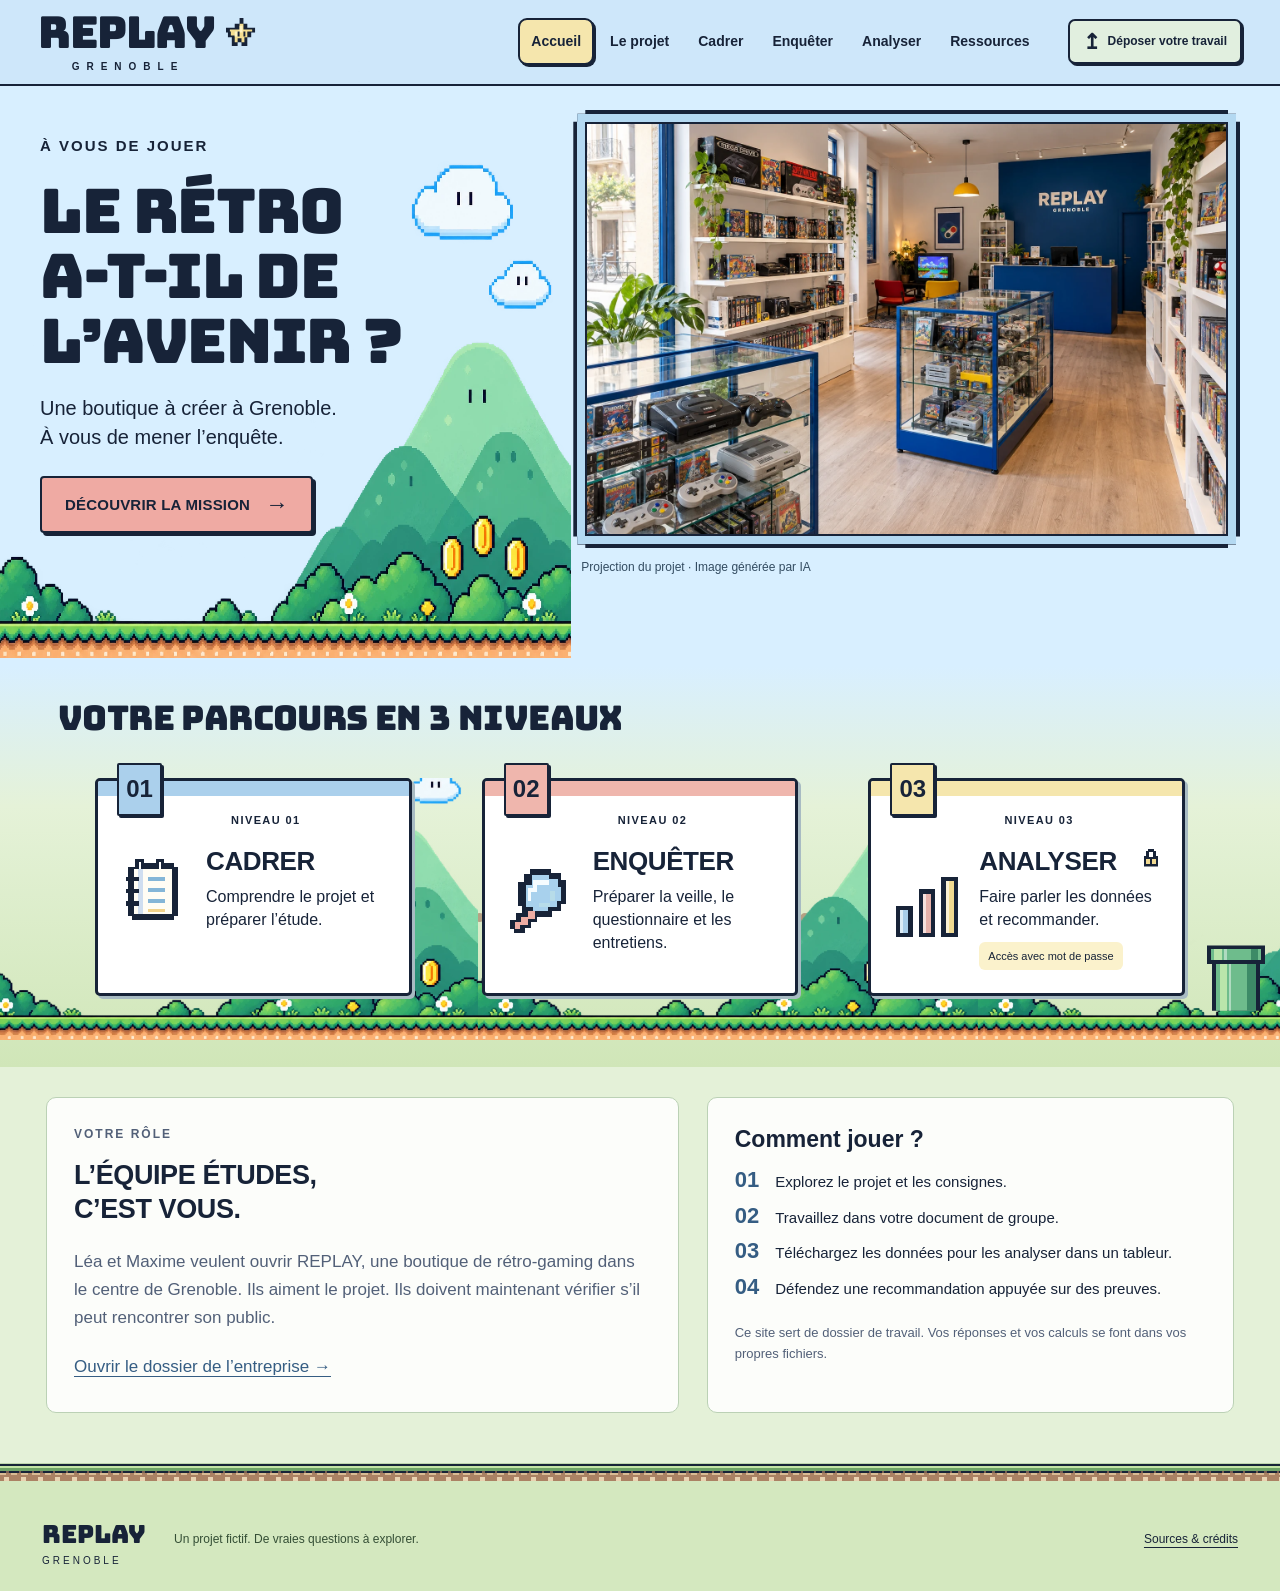
<file: index.html>
<!doctype html>
<html lang="fr"><head><meta charset="utf-8"><meta name="viewport" content="width=device-width,initial-scale=1"><title>REPLAY Grenoble — Le TD</title><script>location.replace('docs/'+location.search+location.hash);</script><meta http-equiv="refresh" content="0;url=docs/"></head><body><p><a href="docs/">Ouvrir le TD REPLAY Grenoble</a></p></body></html>
</file>
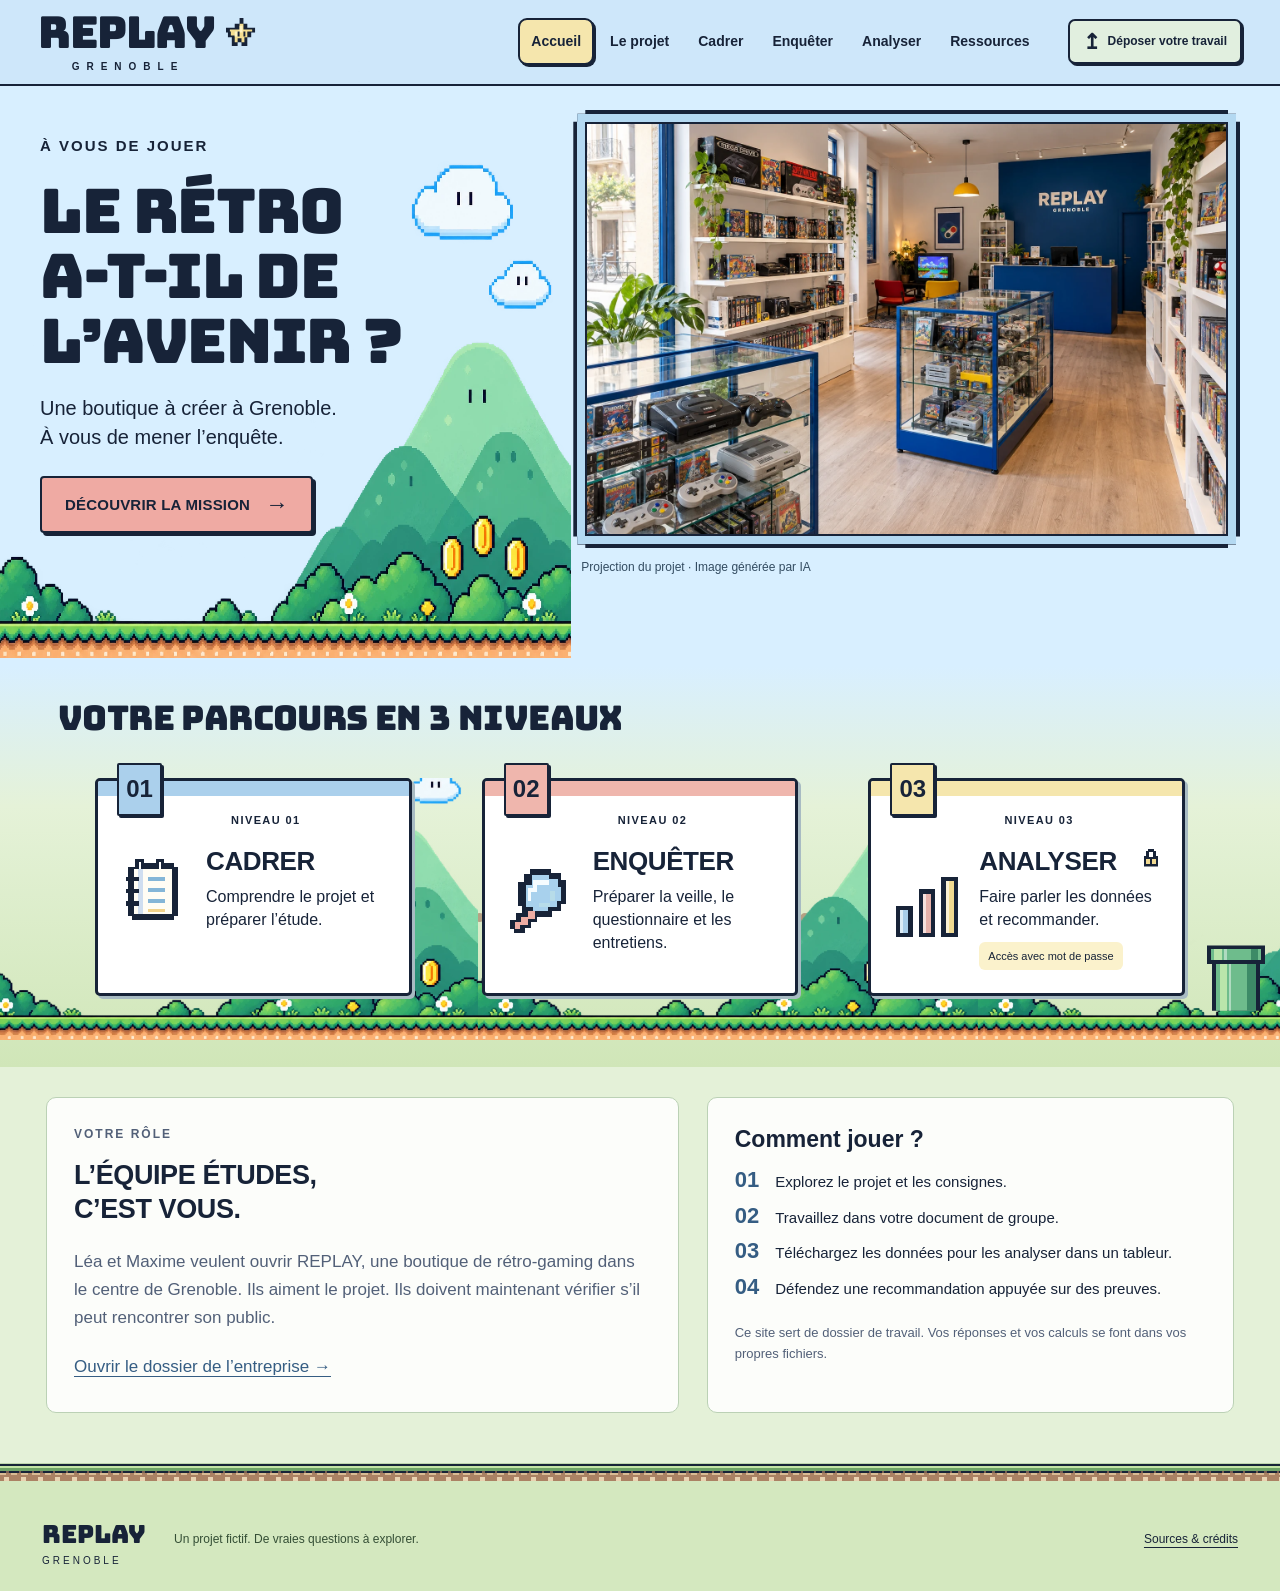
<file: docs/index.html>
<!doctype html>
<html lang="fr">
<head>
  <meta charset="utf-8">
  <meta name="viewport" content="width=device-width, initial-scale=1">
  <meta name="theme-color" content="#d9edfc">
  <meta name="description" content="Menez l’étude de marché de REPLAY, un projet de boutique de rétro-gaming à Grenoble. Un cas pédagogique à explorer, de la demande à la recommandation.">
  <title>REPLAY Grenoble — À vous de mener l’enquête</title>
  <link rel="icon" type="image/svg+xml" href="assets/favicon.svg">
  <link rel="preload" href="assets/bungee.ttf" as="font" type="font/ttf" crossorigin>
  <link rel="stylesheet" href="styles.css?v=proposition-1">
  <link rel="stylesheet" href="snes.css?v=proposition-1">
  <link rel="stylesheet" href="refinements.css?v=proposition-1">
  <script src="gate.js?v=analyse-simple-20261020" defer></script>
  <script src="app.js?v=sans-forms-20261020" defer></script>
</head>
<body>
  <a class="skip" href="#contenu">Aller au contenu</a>
  <header class="header">
    <div class="header-inner">
      <a class="brand" href="#accueil" aria-label="REPLAY Grenoble, accueil"><span>REPLAY<svg class="brand-star" viewBox="0 0 32 32" aria-hidden="true"><use href="assets/snes-sprites.svg#star" width="32" height="32"></use></svg></span><small>GRENOBLE</small></a>
      <button class="menu-toggle" type="button" aria-expanded="false" aria-controls="navigation">MENU <span aria-hidden="true">☰</span></button>
      <nav id="navigation" aria-label="Navigation principale">
        <a href="#accueil">Accueil</a><a href="#projet">Le projet</a><a href="#cadrer">Cadrer</a><a href="#enqueter">Enquêter</a><a href="#analyser">Analyser</a><a href="#ressources">Ressources</a>
      </nav>
      <a class="submit-work" href="https://drive.google.com/drive/folders/1A_5VUebGba4HRaJrLTFUsoocaRMujkW7?usp=sharing" target="_blank" rel="noopener noreferrer"><span aria-hidden="true">↥</span> Déposer votre travail<span class="sr-only"> (nouvel onglet)</span></a>
    </div>
  </header>
  <main id="contenu" tabindex="-1"></main>
  <footer class="footer"><div class="footer-inner"><a class="footer-logo" href="#accueil">REPLAY <span>GRENOBLE</span></a><p>Un projet fictif. De vraies questions à explorer.</p><a href="#credits">Sources & crédits</a><span class="checker" aria-hidden="true"></span></div></footer>
  <noscript><p>Activez JavaScript pour parcourir les pages du TD. Le niveau 3 et ses documents nécessitent le déverrouillage par mot de passe.</p></noscript>
</body>
</html>
</file>
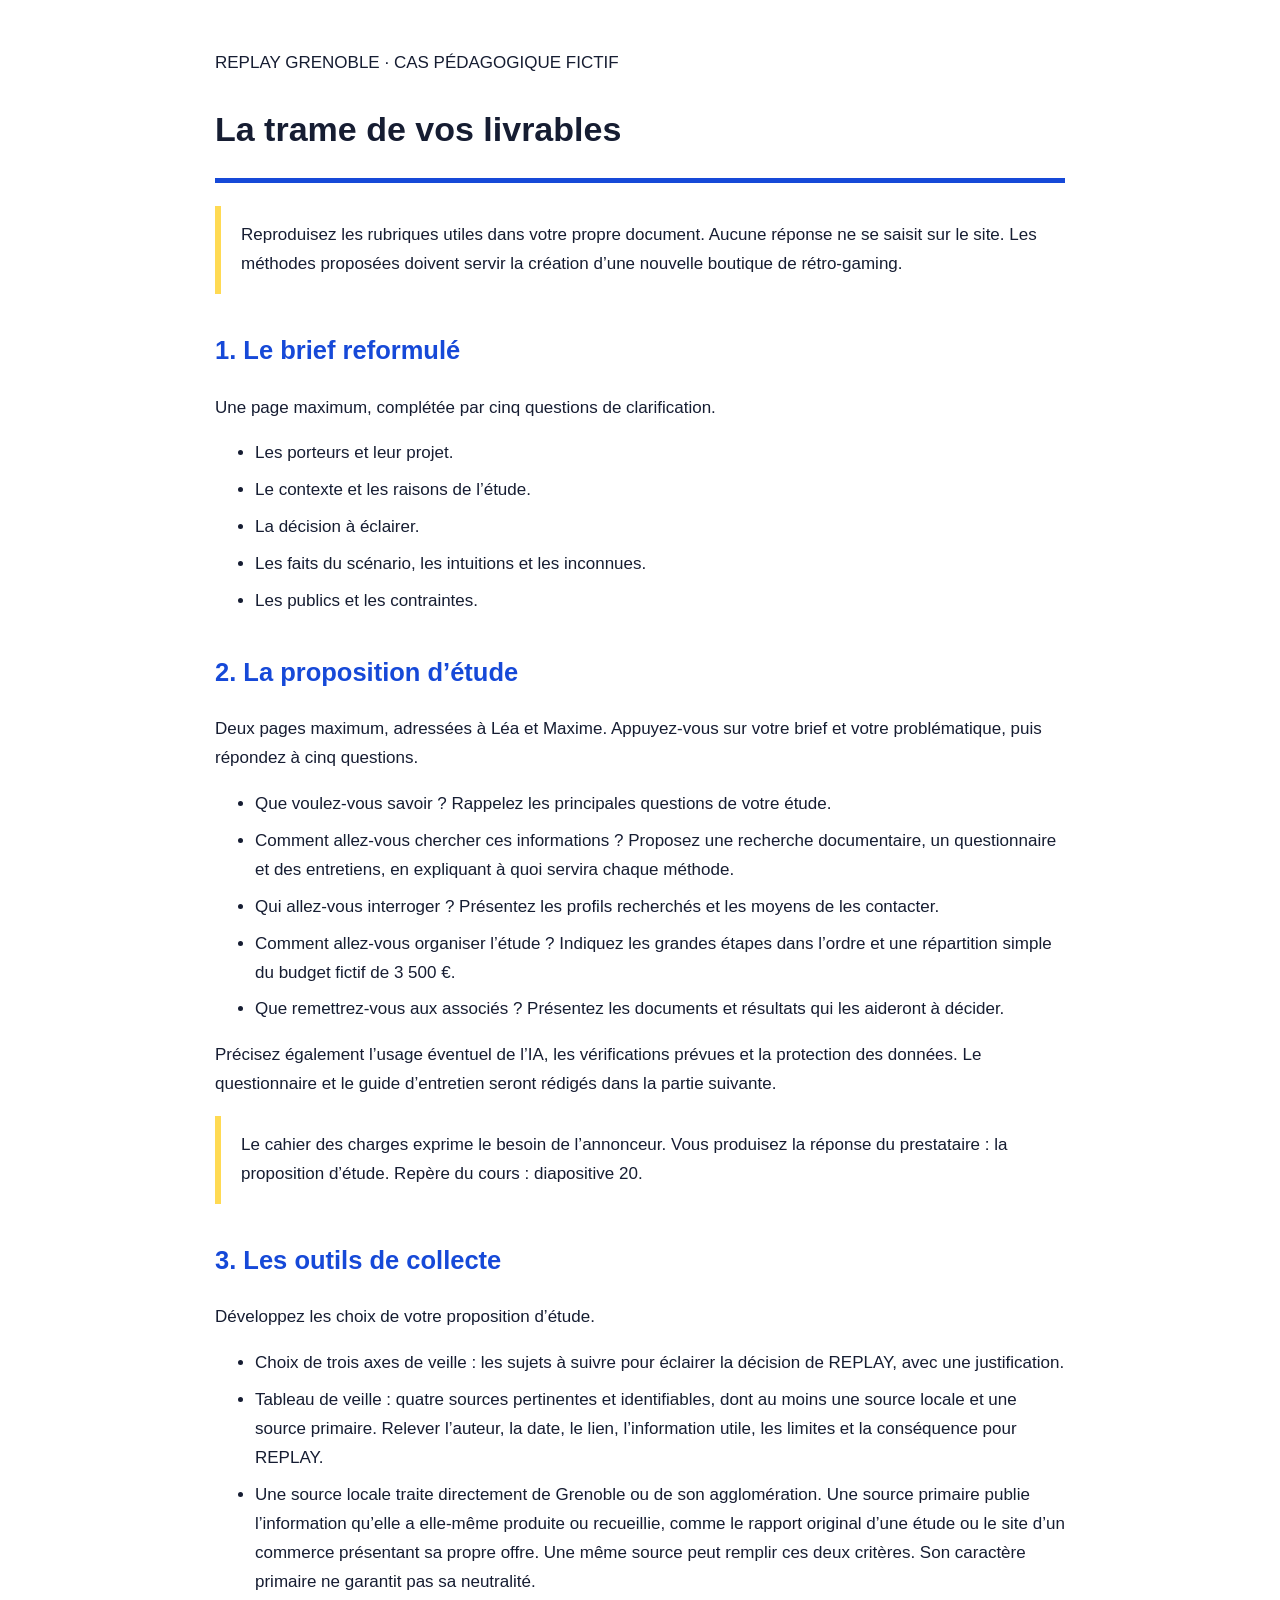
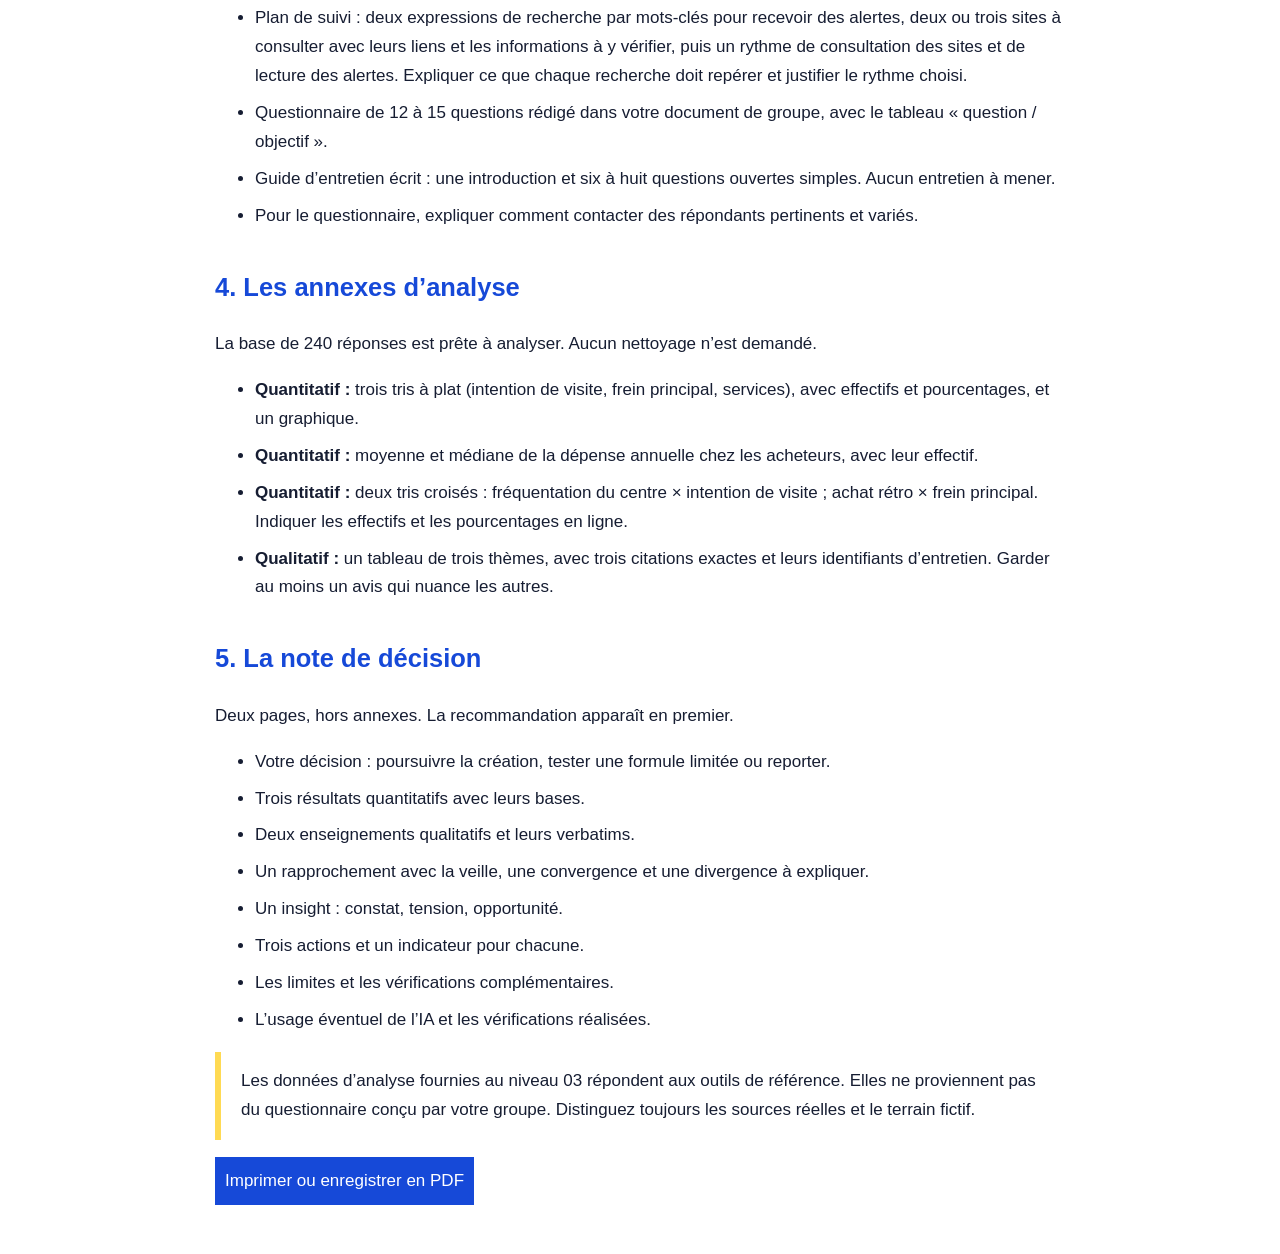
<file: docs/downloads/cadre-livrables.html>
<!doctype html><html lang="fr"><meta charset="utf-8"><meta name="viewport" content="width=device-width,initial-scale=1"><title>REPLAY — Trame des livrables</title><style>body{font:17px/1.7 Arial,sans-serif;color:#161d32;max-width:850px;padding:32px 24px;margin:auto;background:white}h1{border-bottom:5px solid #1649d8;padding-bottom:20px}h2{color:#1649d8;margin-top:35px}li{margin:8px 0}aside{border-left:6px solid #ffda53;padding:15px 20px}button{font:inherit;padding:10px;background:#1649d8;color:white;border:0;cursor:pointer}@media print{button{display:none}}</style><body><p>REPLAY GRENOBLE · CAS PÉDAGOGIQUE FICTIF</p><h1>La trame de vos livrables</h1><aside>Reproduisez les rubriques utiles dans votre propre document. Aucune réponse ne se saisit sur le site. Les méthodes proposées doivent servir la création d’une nouvelle boutique de rétro-gaming.</aside><h2>1. Le brief reformulé</h2><p>Une page maximum, complétée par cinq questions de clarification.</p><ul><li>Les porteurs et leur projet.</li><li>Le contexte et les raisons de l’étude.</li><li>La décision à éclairer.</li><li>Les faits du scénario, les intuitions et les inconnues.</li><li>Les publics et les contraintes.</li></ul><h2>2. La proposition d’étude</h2><p>Deux pages maximum, adressées à Léa et Maxime. Appuyez-vous sur votre brief et votre problématique, puis répondez à cinq questions.</p><ul><li>Que voulez-vous savoir ? Rappelez les principales questions de votre étude.</li><li>Comment allez-vous chercher ces informations ? Proposez une recherche documentaire, un questionnaire et des entretiens, en expliquant à quoi servira chaque méthode.</li><li>Qui allez-vous interroger ? Présentez les profils recherchés et les moyens de les contacter.</li><li>Comment allez-vous organiser l’étude ? Indiquez les grandes étapes dans l’ordre et une répartition simple du budget fictif de 3 500 €.</li><li>Que remettrez-vous aux associés ? Présentez les documents et résultats qui les aideront à décider.</li></ul><p>Précisez également l’usage éventuel de l’IA, les vérifications prévues et la protection des données. Le questionnaire et le guide d’entretien seront rédigés dans la partie suivante.</p><aside>Le cahier des charges exprime le besoin de l’annonceur. Vous produisez la réponse du prestataire : la proposition d’étude. Repère du cours : diapositive 20.</aside><h2>3. Les outils de collecte</h2><p>Développez les choix de votre proposition d’étude.</p><ul><li>Choix de trois axes de veille : les sujets à suivre pour éclairer la décision de REPLAY, avec une justification.</li><li>Tableau de veille : quatre sources pertinentes et identifiables, dont au moins une source locale et une source primaire. Relever l’auteur, la date, le lien, l’information utile, les limites et la conséquence pour REPLAY.</li><li>Une source locale traite directement de Grenoble ou de son agglomération. Une source primaire publie l’information qu’elle a elle-même produite ou recueillie, comme le rapport original d’une étude ou le site d’un commerce présentant sa propre offre. Une même source peut remplir ces deux critères. Son caractère primaire ne garantit pas sa neutralité.</li><li>Plan de suivi : deux expressions de recherche par mots-clés pour recevoir des alertes, deux ou trois sites à consulter avec leurs liens et les informations à y vérifier, puis un rythme de consultation des sites et de lecture des alertes. Expliquer ce que chaque recherche doit repérer et justifier le rythme choisi.</li><li>Questionnaire de 12 à 15 questions rédigé dans votre document de groupe, avec le tableau « question / objectif ».</li><li>Guide d’entretien écrit : une introduction et six à huit questions ouvertes simples. Aucun entretien à mener.</li><li>Pour le questionnaire, expliquer comment contacter des répondants pertinents et variés.</li></ul><h2>4. Les annexes d’analyse</h2><p>La base de 240 réponses est prête à analyser. Aucun nettoyage n’est demandé.</p><ul><li><strong>Quantitatif :</strong> trois tris à plat (intention de visite, frein principal, services), avec effectifs et pourcentages, et un graphique.</li><li><strong>Quantitatif :</strong> moyenne et médiane de la dépense annuelle chez les acheteurs, avec leur effectif.</li><li><strong>Quantitatif :</strong> deux tris croisés : fréquentation du centre × intention de visite ; achat rétro × frein principal. Indiquer les effectifs et les pourcentages en ligne.</li><li><strong>Qualitatif :</strong> un tableau de trois thèmes, avec trois citations exactes et leurs identifiants d’entretien. Garder au moins un avis qui nuance les autres.</li></ul><h2>5. La note de décision</h2><p>Deux pages, hors annexes. La recommandation apparaît en premier.</p><ul><li>Votre décision : poursuivre la création, tester une formule limitée ou reporter.</li><li>Trois résultats quantitatifs avec leurs bases.</li><li>Deux enseignements qualitatifs et leurs verbatims.</li><li>Un rapprochement avec la veille, une convergence et une divergence à expliquer.</li><li>Un insight : constat, tension, opportunité.</li><li>Trois actions et un indicateur pour chacune.</li><li>Les limites et les vérifications complémentaires.</li><li>L’usage éventuel de l’IA et les vérifications réalisées.</li></ul><aside>Les données d’analyse fournies au niveau 03 répondent aux outils de référence. Elles ne proviennent pas du questionnaire conçu par votre groupe. Distinguez toujours les sources réelles et le terrain fictif.</aside><p><button type="button" onclick="window.print()">Imprimer ou enregistrer en PDF</button></p></body></html>
</file>
<file: docs/styles.css>
@font-face{font-family:Bungee;src:url('assets/bungee.ttf') format('truetype');font-display:swap}
@font-face{font-family:VT;src:url('assets/vt323.ttf') format('truetype');font-display:swap}
:root{--blue:#c5d5ed;--blue-dark:#b3c7e5;--red:#ebc2bc;--yellow:#f2e4b9;--accent:#365b89;--red-text:#8c4844;--ink:#161d32;--muted:#526078;--line:#dce2ee;--white:#fff;--font:Arial,Helvetica,sans-serif}
*{box-sizing:border-box}html{scroll-behavior:smooth;scroll-padding-top:100px}body{margin:0;background:#fff;color:var(--ink);font:17px/1.65 var(--font)}a{color:var(--accent);text-underline-offset:4px}a:hover{text-decoration-thickness:2px}button,a{-webkit-tap-highlight-color:transparent}button{font:inherit;cursor:pointer}a:focus-visible,button:focus-visible,summary:focus-visible{outline:3px solid var(--accent);outline-offset:5px}img{display:block;max-width:100%}h1,h2,h3,p{margin-top:0}h1,h2,h3{line-height:1.18}h1,h2,.display{font-family:Bungee,var(--font);font-weight:400}h1{font-size:clamp(32px,4.5vw,65px);letter-spacing:-1.7px;margin-bottom:24px}h2{font-size:clamp(24px,2.8vw,38px);letter-spacing:-.6px;margin-bottom:22px}h3{font-size:21px;margin-bottom:12px}p{margin-bottom:20px}ul,ol{padding-left:23px}li+li{margin-top:8px}strong{font-weight:750}.skip{position:fixed;left:20px;top:-100px;background:var(--yellow);padding:12px 20px;z-index:99;color:var(--ink)}.skip:focus{top:12px}.header{position:relative;z-index:10;background:var(--blue);border-bottom:4px solid var(--ink);color:white}.header-inner{max-width:1440px;padding:18px 44px;margin:auto;display:flex;align-items:center;gap:36px;min-height:108px}.brand{display:block;color:white;text-decoration:none;flex-shrink:0;line-height:.9;transform:rotate(-3deg);position:relative}.brand>span{font-family:Bungee,sans-serif;font-size:43px;letter-spacing:-2px;-webkit-text-stroke:1px var(--ink);text-shadow:3px 3px 0 var(--ink),-2px 4px 0 var(--red)}.brand small{display:block;letter-spacing:8px;font-size:11px;font-weight:bold;text-align:center;padding-top:11px}.brand-dot{font:10px Arial;vertical-align:top;letter-spacing:0;-webkit-text-stroke:0}.header nav{display:flex;align-items:center;gap:7px;margin-left:auto}.header nav a{color:white;text-decoration:none;font-size:15px;font-weight:700;padding:10px 13px;white-space:nowrap;transition:background .15s}.header nav a[aria-current=page]{background:var(--yellow);color:var(--ink);box-shadow:3px 3px 0 var(--ink)}.header nav a:hover{background:var(--blue-dark)}.header nav a[aria-current=page]:hover{background:var(--yellow)}.header-tag{font:16px/1.05 VT,monospace;color:#aec6ff;border-left:1px solid #668af0;padding-left:21px;letter-spacing:1px}.menu-toggle{display:none}.container{max-width:1230px;padding:0 42px;margin:0 auto}.home-hero{background:var(--blue);position:relative;overflow:hidden;color:white;border-bottom:4px solid var(--ink)}.hero-inner{max-width:1440px;margin:auto;display:grid;grid-template-columns:1fr 1.02fr;min-height:535px}.hero-copy{padding:50px 28px 45px 62px;align-self:center;position:relative;z-index:1}.eyebrow{font-size:12px;font-weight:800;letter-spacing:2px;line-height:1.5;text-transform:uppercase;margin-bottom:16px;display:flex;align-items:center;gap:12px}.eyebrow::before{content:'';height:13px;width:13px;flex-shrink:0;background:var(--red);box-shadow:7px -7px 0 -3px var(--red),7px 7px 0 -3px var(--red)}.hero-copy .eyebrow{color:var(--yellow)}.hero-copy h1{font-size:clamp(38px,4.7vw,67px);line-height:1.05;letter-spacing:-1px;text-shadow:4px 4px 0 var(--ink);max-width:660px}.hero-copy h1::after{content:'';display:block;width:125px;height:8px;background:var(--red);margin-top:22px}.hero-copy p{max-width:460px;font-size:19px;line-height:1.5;color:#fff}.button{display:inline-flex;align-items:center;justify-content:center;gap:18px;padding:14px 22px;background:var(--yellow);color:var(--ink);text-decoration:none;border:2px solid var(--ink);box-shadow:4px 4px 0 var(--ink);font-weight:800;line-height:1.3;transition:transform .15s,box-shadow .15s}.button::after{content:'▶';font-size:12px}.button:hover{transform:translate(2px,2px);box-shadow:2px 2px 0 var(--ink)}.button.red{background:var(--red);color:white}.button.blue{background:var(--blue);color:white}.button.white{background:white}.hero-photo{margin:0;position:relative;min-height:535px;isolation:isolate;border-left:4px solid var(--ink)}.hero-photo>img{width:100%;height:100%;object-fit:cover;position:absolute;inset:0}.hero-photo:after{content:'';position:absolute;inset:0;background:linear-gradient(0deg,rgba(14,25,58,.8),transparent 55%);z-index:0}.hero-photo figcaption{position:absolute;bottom:24px;left:24px;right:24px;color:white;z-index:1;font-size:12px;line-height:1.5;max-width:500px}.hero-photo figcaption a{color:white}.photo-label{display:block;letter-spacing:1.4px;font-size:11px;font-weight:800;color:var(--yellow);margin-bottom:6px}.hero-sticker{position:absolute;right:24px;top:27px;z-index:2;background:var(--yellow);color:var(--ink);font:24px/1.1 VT,monospace;border:3px solid var(--ink);padding:13px 16px;transform:rotate(5deg);box-shadow:4px 4px 0 var(--red)}.home-levels{padding:46px 0 55px}.section-heading{display:flex;gap:24px;align-items:center;justify-content:space-between;margin-bottom:28px}.section-heading h2{margin:0;font-size:27px}.section-heading>span{font:22px VT,monospace;color:var(--muted)}.level-grid{display:grid;grid-template-columns:repeat(3,1fr);gap:28px}.cartridge{display:block;color:var(--ink);text-decoration:none;position:relative;padding:9px;background:var(--blue);border:3px solid var(--ink);border-radius:9px 9px 3px 3px;box-shadow:6px 6px 0 var(--ink);transition:transform .15s}.cartridge:hover{transform:translateY(-5px)}.cartridge::before,.cartridge::after{content:'';position:absolute;top:18%;height:65%;width:7px;border:2px solid var(--ink);background:inherit}.cartridge::before{left:-9px}.cartridge::after{right:-9px}.cartridge.red{background:var(--red)}.cartridge.yellow{background:var(--yellow)}.cartridge-label{padding:20px 19px 16px;border:2px solid var(--ink);background:white;min-height:184px;position:relative;overflow:hidden}.cartridge small{display:block;font:24px VT,monospace;color:var(--accent)}.cartridge.red small{color:#c42b24}.cartridge.yellow small{color:#725500}.cartridge h3{font-family:Bungee,sans-serif;font-size:25px;margin:7px 0 12px}.cartridge p{font-size:14px;margin:0;max-width:85%}.cart-icon{position:absolute;right:18px;top:20px;font:34px VT,monospace;color:var(--accent)}.cartridge.red .cart-icon{color:var(--red)}.cartridge.yellow .cart-icon{color:#9b7300}.cart-lines{height:11px;background:repeating-linear-gradient(90deg,transparent 0 6px,rgba(0,0,0,.35) 6px 8px);margin:10px 22px 2px}.intro-band{border-top:1px solid var(--line);padding:32px 0 48px}.intro-grid{display:grid;grid-template-columns:1.2fr 1fr;gap:80px}.intro-grid h2{font-size:27px}.intro-grid p{color:var(--muted)}.route-steps{list-style:none;padding:0;margin:0}.route-steps li{display:flex;gap:16px;font-size:15px;align-items:baseline}.route-steps span{font:25px VT,monospace;color:var(--accent)}.page-top{border-bottom:2px solid var(--ink);background:white;overflow:hidden}.page-top .container{padding-top:45px;padding-bottom:34px;position:relative;min-height:250px}.page-top .eyebrow{color:var(--accent)}.page-top h1{max-width:830px;font-size:clamp(32px,4.1vw,53px);margin-bottom:15px;position:relative;z-index:1}.page-top .lead{font-size:19px;line-height:1.6;max-width:770px;margin:0;position:relative;z-index:1}.pixel-skyline{position:absolute;right:-80px;bottom:-8px;width:370px;opacity:.22;pointer-events:none}.page-body{padding-top:43px;padding-bottom:65px}.layout{display:grid;grid-template-columns:205px minmax(0,1fr);gap:44px}.side-menu{align-self:start;position:sticky;top:24px;border:2px solid var(--ink);background:var(--blue);box-shadow:4px 4px 0 var(--ink)}.side-title{background:var(--red);color:white;font:23px VT,monospace;padding:13px 17px;border-bottom:2px solid var(--ink);letter-spacing:1px}.side-menu a{display:block;padding:12px 16px;color:white;text-decoration:none;font-size:14px;font-weight:700;border-bottom:1px solid #4068de}.side-menu a:last-child{border:0}.side-menu a:hover{background:var(--yellow);color:var(--ink)}.article section{margin-bottom:43px;scroll-margin-top:25px}.article h2{font-size:27px}.article h3{font-size:20px;margin-top:25px}.article p{max-width:820px}.text-muted{color:var(--muted)}.notice{padding:17px 20px;background:white;border:2px solid var(--ink);border-left:9px solid var(--yellow);font-size:14px;margin-bottom:27px;line-height:1.65}.notice strong{color:var(--ink)}.notice.blue{border-left-color:var(--accent)}.notice.red{border-left-color:var(--red)}.notice p:last-child{margin:0}.quote{background:var(--yellow);border:2px solid var(--ink);padding:25px 28px;box-shadow:5px 5px 0 var(--ink);margin:29px 0}.quote blockquote{margin:0;font-weight:700;font-size:19px;line-height:1.65}.quote figcaption{font-size:13px;margin-top:15px}.fact-grid{display:grid;grid-template-columns:repeat(3,1fr);gap:16px;margin:25px 0}.fact{border-top:5px solid var(--blue);padding:18px 0}.fact strong{display:block;font:29px Bungee,sans-serif;line-height:1.3}.fact span{font-size:13px;color:var(--muted)}.two-col{display:grid;grid-template-columns:1fr 1fr;gap:28px}.person{border-top:3px solid var(--ink);padding-top:20px}.person h3{margin:0 0 8px}.person .role{font-size:13px;font-weight:700;color:var(--accent);margin:0 0 14px}.person p{font-size:15px}.photo-block{margin:27px 0}.photo-block img{width:100%;max-height:380px;object-fit:cover;border:2px solid var(--ink)}.photo-block figcaption{font-size:12px;line-height:1.55;color:var(--muted);margin-top:10px}.table-wrap{overflow:auto;border:1px solid var(--line);margin:24px 0}table{border-collapse:collapse;width:100%;font-size:14px;text-align:left;line-height:1.5}th{background:var(--blue);color:white;font-weight:700;padding:14px 15px}td{padding:14px 15px;border-bottom:1px solid var(--line);vertical-align:top}tr:last-child td{border:0}td:first-child{font-weight:700}tfoot td{background:var(--yellow);font-weight:700}.task{border:2px solid var(--ink);box-shadow:5px 5px 0 var(--ink);margin:30px 0;background:white}.task-header{padding:14px 20px;background:var(--red);color:white;display:flex;gap:17px;align-items:center;border-bottom:2px solid var(--ink)}.task-header .number{font:30px VT,monospace}.task-header h3{margin:0;font-size:17px}.task-body{padding:22px 25px}.task-body p:last-child{margin:0}.deliverable{border-top:1px dashed var(--line);margin-top:20px;padding-top:15px;font-size:14px}.deliverable strong{color:var(--accent)}.tools-panel{border:2px solid var(--ink);background:var(--yellow);padding:22px 24px;margin:25px 0}.tools-panel h3{font-family:Bungee,sans-serif;font-size:20px;margin:0 0 14px}.tools-panel ul{font-size:15px}.tabs{display:flex;gap:0;border:2px solid var(--ink);margin:0 0 34px}.tabs button{flex:1;padding:13px 17px;background:white;border:0;color:var(--ink);font-weight:750;line-height:1.4}.tabs button+button{border-left:2px solid var(--ink)}.tabs button[aria-selected=true]{background:var(--blue);color:var(--yellow)}.tabs button:hover{background:#eaf0ff;color:var(--ink)}.tabs button[aria-selected=true]:hover{background:var(--blue)}[hidden]{display:none!important}.tab-panel:focus-visible{outline:2px solid var(--accent);outline-offset:7px}.resource-grid{display:grid;grid-template-columns:1fr 1fr;gap:28px;margin:28px 0 35px}.resource-box{border:2px solid var(--ink);box-shadow:5px 5px 0 var(--ink);display:flex;flex-direction:column}.resource-box h2{background:var(--blue);color:white;padding:20px 23px;font-size:25px;margin:0;border-bottom:2px solid var(--ink)}.resource-box.red h2{background:var(--red)}.resource-content{padding:23px}.resource-content p{font-size:15px}.download{display:flex;align-items:center;justify-content:space-between;gap:14px;color:var(--ink);border:2px solid var(--ink);padding:13px 15px;text-decoration:none;font-size:14px;font-weight:700;margin-top:12px;box-shadow:3px 3px 0 var(--blue);line-height:1.4}.download::after{content:'↗';font-size:21px;font-weight:400;color:var(--accent);flex-shrink:0}.download:hover{background:#edf2ff}.file-tag{font:19px VT,monospace;color:var(--accent);margin-right:4px}.resource-count{font:36px Bungee,sans-serif;margin:0 0 10px;line-height:1}.resource-count small{display:block;font:14px/1.5 Arial,sans-serif;margin-top:8px}.step-strip{display:flex;list-style:none;padding:0;border:2px solid var(--ink);margin:0 0 36px}.step-strip li{flex:1;padding:15px 13px;margin:0;font-size:13px;font-weight:700}.step-strip li+li{border-left:1px solid var(--line)}.step-strip b{display:block;font:27px VT,monospace;color:var(--accent)}.method{margin:20px 0;border:1px solid var(--line);border-left:5px solid var(--blue);background:white}.method summary{padding:17px 20px;font-weight:700;cursor:pointer;list-style-position:inside;font-size:16px}.method>div{padding:0 21px 20px;font-size:15px}.method>div p:last-child{margin:0}.method summary:hover{background:#f4f7ff}.sample{font-size:16px;border-left:4px solid var(--blue);padding-left:18px;margin:20px 0}.next{display:flex;justify-content:space-between;align-items:center;gap:22px;border-top:2px solid var(--ink);margin-top:48px;padding-top:25px}.next p{margin:0;font-size:14px;color:var(--muted)}.source-list{display:grid;gap:16px}.source-card{padding:21px 0;border-bottom:1px solid var(--line)}.source-card h3{margin:0 0 8px;font-size:19px}.source-card p{font-size:15px;margin:0 0 10px}.source-card small{display:block;color:var(--muted);font-size:12px}.source-card a{font-weight:700;font-size:14px}.resource-list{display:grid;grid-template-columns:1fr 1fr;gap:0 30px;margin-bottom:38px}.resource-list .download{margin:0 0 18px}.footer{background:var(--ink);color:white;border-top:4px solid var(--blue)}.footer-inner{max-width:1360px;margin:auto;padding:25px 42px;display:flex;align-items:center;gap:28px;font-size:12px}.footer p{margin:0;color:#c4cde3}.footer a{color:white}.footer-logo{font-family:Bungee,sans-serif;text-decoration:none;font-size:17px;white-space:nowrap}.footer-logo span{font:10px Arial;letter-spacing:3px;display:block}.footer-inner>a:last-of-type{margin-left:auto;white-space:nowrap}.checker{display:block;width:26px;height:26px;background:conic-gradient(var(--yellow) 25%,transparent 0 50%,var(--yellow) 0 75%,transparent 0);background-size:13px 13px;flex-shrink:0}.empty{padding:80px 30px;text-align:center}.print-link{background:transparent;border:0;color:var(--accent);text-decoration:underline;font-size:14px;padding:5px 0}.sr-only{position:absolute;clip:rect(0,0,0,0);width:1px;height:1px;overflow:hidden}.resource-banner{display:flex;align-items:center;gap:20px;background:var(--yellow);border:2px solid var(--ink);padding:20px 24px;margin:30px 0}.resource-banner p{margin:0;flex:1;font-size:15px}.credit-photo{display:grid;grid-template-columns:145px 1fr;gap:22px;margin:25px 0}.credit-photo img{width:145px;height:110px;object-fit:cover;border:1px solid var(--line)}.credit-photo p{font-size:14px}.no-photo{background:white;color:var(--ink);padding:25px;border:2px solid var(--ink)}
.level-skyline{width:270px;height:84px;object-fit:contain;object-position:right}.section-heading:has(.level-skyline){margin-bottom:20px;min-height:75px}.home-levels:has(.level-skyline){padding-top:25px}.page-top .pixel-skyline{opacity:.55;right:-70px}.resource-content .resource-count{font:36px/1 Bungee,sans-serif}.button.red{font-size:19px}.task-header h3{font-size:19px}.side-title{font-size:24px}
@media(min-width:1500px){.hero-copy{padding-left:80px}.hero-inner{min-height:580px}.hero-photo{min-height:580px}}
@media(max-width:1100px){.header-inner{padding:18px 25px;gap:20px}.header nav{gap:2px}.header nav a{font-size:13px;padding:10px}.header-tag{display:none}.hero-copy{padding:42px 30px}.hero-copy h1{font-size:48px}.hero-photo,.hero-inner{min-height:480px}.layout{grid-template-columns:170px minmax(0,1fr);gap:28px}.container{padding-left:30px;padding-right:30px}.cartridge-label{padding:17px 14px}.cartridge h3{font-size:22px}.cartridge p{max-width:100%;font-size:13px}.cart-icon{font-size:27px;right:12px}.intro-grid{gap:40px}}
@media(max-width:780px){body{font-size:16px}.header-inner{min-height:90px;padding:15px 22px;flex-wrap:wrap;gap:17px}.brand>span{font-size:34px}.brand small{font-size:9px;letter-spacing:7px}.menu-toggle{display:flex;gap:14px;margin-left:auto;align-items:center;color:white;background:transparent;border:1px solid #96b0fc;padding:9px 12px;font:19px VT,monospace}.header nav{display:none;width:100%;margin:0;flex-wrap:wrap;gap:9px;padding-top:7px}.header nav.open{display:flex}.header nav a{padding:10px 13px;font-size:14px}.hero-inner{grid-template-columns:1fr}.hero-copy{padding:34px 25px 40px}.hero-copy h1{font-size:clamp(34px,7.4vw,52px);max-width:640px}.hero-copy p{font-size:17px}.hero-photo{min-height:350px;border-left:0;border-top:3px solid var(--ink)}.hero-photo>img{object-position:center 45%}.hero-photo figcaption{bottom:16px;left:20px}.hero-sticker{top:17px;right:20px;font-size:21px}.container{padding-left:23px;padding-right:23px}.home-levels{padding:35px 0 38px}.section-heading{align-items:flex-start;gap:12px;flex-direction:column}.section-heading h2{font-size:24px}.section-heading>span{font-size:20px}.level-grid{gap:22px;grid-template-columns:1fr}.cartridge-label{min-height:130px;padding:16px 20px}.cartridge h3{font-size:25px;margin:4px 0 8px}.cartridge p{font-size:15px}.cart-icon{right:25px;top:25px;font-size:38px}.cartridge small{font-size:22px}.intro-grid{grid-template-columns:1fr;gap:20px}.page-top .container{padding-top:31px;padding-bottom:28px;min-height:0}.page-top h1{font-size:32px;letter-spacing:-.5px}.page-top .lead{font-size:17px}.pixel-skyline{width:260px;right:-70px;opacity:.12}.page-body{padding-top:29px;padding-bottom:40px}.layout{display:block}.side-menu{position:static;margin-bottom:30px;display:flex;flex-wrap:wrap;box-shadow:3px 3px 0 var(--ink)}.side-title{width:100%;padding:7px 14px;font-size:20px}.side-menu a{font-size:12px;padding:9px 12px;border-bottom:0;border-right:1px solid #5075df}.article h2{font-size:24px}.two-col{grid-template-columns:1fr;gap:5px}.fact-grid{gap:12px}.fact strong{font-size:22px}.fact span{font-size:11px}.quote{padding:19px 21px}.quote blockquote{font-size:17px}.resource-grid{grid-template-columns:1fr;gap:24px}.step-strip{flex-wrap:wrap}.step-strip li{min-width:30%;padding:12px}.step-strip li+li{border-left:1px solid var(--line)}.tabs button{padding:12px 8px;font-size:13px}.resource-list{grid-template-columns:1fr}.resource-banner{flex-direction:column;align-items:flex-start;padding:20px}.next{flex-direction:column;align-items:flex-start}.button{font-size:14px;padding:13px 17px}.task-body{padding:19px}.task-header{padding:11px 17px}.footer-inner{padding:24px;flex-wrap:wrap;gap:18px}.footer-inner p{width:100%;order:3}.footer-inner>a:last-of-type{font-size:11px}.credit-photo{grid-template-columns:95px 1fr;gap:15px}.credit-photo img{width:95px;height:100px}.table-wrap{margin-left:0;margin-right:0}th,td{padding:12px;font-size:13px}.eyebrow{font-size:10px;letter-spacing:1.4px}.notice{font-size:13px}}
@media(max-width:780px){.level-skyline{width:210px;height:65px;align-self:flex-end;margin-top:-12px}.section-heading:has(.level-skyline){gap:0}.page-top .pixel-skyline{opacity:.18}}
@media(prefers-reduced-motion:reduce){html{scroll-behavior:auto}*{transition:none!important}}
@media print{.header,.footer,.side-menu,.next,.tabs,.button,.print-link,.pixel-skyline{display:none!important}.container{max-width:none;padding:0}.page-top .container{padding:15px 0}.page-body{padding:20px 0}.layout{display:block}body{font-size:11pt;color:#000}.article section,.task,.resource-box{break-inside:avoid;box-shadow:none}.tab-panel[hidden]{display:block!important}.page-top h1{font:24pt Arial}.hero-photo{min-height:220px}.hero-inner{display:block}.hero-copy{color:#000;background:white;padding:20px}.hero-copy p{color:#000}.hero-copy h1{text-shadow:none;font-size:32pt}.home-hero{background:white;color:#000}.resource-list{display:block}a{color:#000}.table-wrap{overflow:visible}details>div{display:block!important}}

/* Three distinct stages of the collection chapter. */
#tab-veille{border-bottom:6px solid var(--blue)}
#tab-quant{border-bottom:6px solid var(--red)}
#tab-qual{border-bottom:6px solid var(--yellow)}
#tab-veille[aria-selected=true],#tab-veille[aria-selected=true]:hover{background:var(--blue);color:white}
#tab-quant[aria-selected=true],#tab-quant[aria-selected=true]:hover{background:#c72e27;color:white}
#tab-qual[aria-selected=true],#tab-qual[aria-selected=true]:hover{background:var(--yellow);color:var(--ink)}
#panel-veille .task-header{background:var(--blue)}
#panel-quant .task-header{background:var(--red)}
#panel-qual .task-header{background:var(--yellow);color:var(--ink)}
#panel-quant .method{border-left-color:var(--red)}
#panel-qual .method{border-left-color:var(--yellow)}
#panel-quant>h2{color:#b52a23}
#panel-qual>h2{border-left:8px solid var(--yellow);padding-left:16px}
@media print{[data-next-tab]{display:none!important}}

.questionnaire-funnel{background:white;border-top:7px solid var(--red)}.questionnaire-funnel li strong{color:#b52a23}
/* Motion: local HyperFrames player, white canvas and accessible global pause. */
.motion-toggle{flex-shrink:0;display:flex;align-items:center;gap:7px;background:white;border:2px solid var(--ink);box-shadow:3px 3px 0 var(--ink);color:var(--ink);padding:8px 10px;font-size:11px;font-weight:800;white-space:nowrap}.motion-toggle i{font-style:normal;color:var(--accent);font-size:18px;line-height:1}.motion-toggle[aria-pressed=false] i{font-size:0}.motion-toggle[aria-pressed=false] i:after{content:'▶';font-size:12px}.header-inner{gap:20px}.header nav a{padding-left:10px;padding-right:10px}.motion-band{background:#fff;border-bottom:1px solid var(--line)}.motion-stage{position:relative;width:100%;aspect-ratio:1152/176}.motion-stage hyperframes-player{display:block;width:100%;height:100%;position:absolute;inset:0;opacity:0;pointer-events:none}.motion-ready hyperframes-player{opacity:1}.motion-poster{display:flex;align-items:center;justify-content:space-around;gap:8px;height:100%;font:clamp(9px,2vw,25px) Bungee,sans-serif}.motion-poster span{padding:9px;border-bottom:5px solid var(--blue)}.motion-poster span:nth-of-type(2){border-color:var(--red)}.motion-poster span:nth-of-type(3){border-color:var(--yellow)}.motion-ready .motion-poster{visibility:hidden}html[data-motion=off]{scroll-behavior:auto}html[data-motion=off] *,html[data-motion=off] *:before,html[data-motion=off] *:after{animation:none!important;transition:none!important;scroll-behavior:auto!important}
@media(max-width:1100px){.header-inner{gap:15px;padding-left:24px;padding-right:24px}.motion-toggle{padding:7px;font-size:10px}.header nav a{padding-left:7px;padding-right:7px}}
@media(max-width:800px){.motion-toggle{margin-left:auto}.header-inner .menu-toggle{margin-left:0}.motion-band .container{padding-left:14px;padding-right:14px}}
@media print{.motion-band,.motion-toggle{display:none!important}}
@media(max-width:780px){.motion-toggle{width:36px;height:36px;justify-content:center;position:relative}.motion-toggle span{position:absolute;width:1px;height:1px;padding:0;margin:-1px;overflow:hidden;clip:rect(0,0,0,0);white-space:nowrap;border:0}.header-inner{flex-wrap:wrap}.motion-toggle{order:0}.header nav{order:2}}
@media(prefers-reduced-motion:reduce){html{scroll-behavior:auto}*,*:before,*:after{animation:none!important;transition:none!important}}

/* Softer 16-bit palette: colour fills with dark, readable typography. */
.header,.header nav a,.home-hero,.hero-copy p,.hero-copy .eyebrow,.button.red,.button.blue,.side-title,.side-menu a,th,.task-header,.resource-box h2,.tabs button[aria-selected=true],#tab-veille[aria-selected=true],#tab-veille[aria-selected=true]:hover,#tab-quant[aria-selected=true],#tab-quant[aria-selected=true]:hover,.menu-toggle{color:var(--ink)}
.hero-copy h1{text-shadow:2px 2px 0 #fff}.brand{color:var(--ink)}.brand>span{-webkit-text-stroke:0;text-shadow:2px 2px 0 white,-2px 3px 0 var(--red)}.brand small{color:var(--ink)}
#tab-quant[aria-selected=true],#tab-quant[aria-selected=true]:hover{background:var(--red)}.side-menu a{border-bottom-color:#a6bad7}.side-menu a:hover{color:var(--ink)}.hero-sticker{box-shadow:3px 3px 0 var(--ink)}.button,.cartridge,.side-menu,.quote{box-shadow:3px 3px 0 #37445a}.menu-toggle{border-color:#7c95b7}
#panel-quant>h2,.questionnaire-funnel li strong,.cartridge.red small,.cartridge.red .cart-icon{color:var(--red-text)}.cartridge.yellow small,.cartridge.yellow .cart-icon{color:#776225}.hero-photo>img{object-position:61% center}.hero-photo .photo-label{color:#f5e9c6}.photo-block img{object-position:center 58%}
.unlock-card{max-width:740px;margin:0 auto 35px;padding:30px;border:2px solid var(--ink);border-top:10px solid var(--yellow);box-shadow:4px 4px 0 var(--blue)}.unlock-card h2{font-size:25px}.lock-pixel{font:35px VT,monospace;color:var(--accent)}.unlock-card label{display:block;font-weight:700;margin-bottom:8px}.unlock-fields{display:flex;gap:14px;align-items:stretch}.unlock-fields input{min-width:0;flex:1;width:100%;font:18px Arial,sans-serif;padding:12px;border:2px solid #7a8da9;border-radius:2px;background:white;color:var(--ink)}.unlock-fields input:focus-visible{outline:3px solid var(--accent);outline-offset:3px}.unlock-fields input[aria-invalid=true]{border-color:var(--red-text)}.unlock-card [role=status]{min-height:1.6em;font-size:14px;margin-top:12px;color:var(--red-text)}.unlock-card button:disabled{cursor:wait;opacity:.7}
@media(max-width:600px){.unlock-card{padding:22px}.unlock-fields{flex-direction:column}.unlock-card h2{font-size:21px}}
</file>
<file: docs/snes.css>
@font-face{font-family:Pixelify;src:url('assets/pixelify-sans.ttf') format('truetype');font-weight:400 700;font-display:swap}
:root{--ink:#172338;--blue:#abd0ec;--blue-dark:#e7f3fc;--red:#efb6ad;--yellow:#f5e6ad;--accent:#355d83;--red-text:#874a46;--green:#99c9ac;--line:#dbe3e9;--pixel:Pixelify,VT,monospace}
html{scroll-behavior:auto;scroll-padding-top:25px}body{font-family:Arial,Helvetica,sans-serif;color:var(--ink);background:#fff}*,*:before,*:after{animation:none!important;transition:none!important}h1,h2,.display{font-family:var(--pixel);font-weight:700;letter-spacing:0}h3{line-height:1.25}.container{max-width:1360px;padding-left:46px;padding-right:46px}.header{background:#fff;border-bottom:2px solid var(--ink);position:relative}.header-inner{max-width:1480px;min-height:96px;padding:18px 38px;gap:25px;flex-wrap:nowrap}.brand{color:var(--ink);transform:none}.brand>span{font:700 49px/.8 var(--pixel);letter-spacing:1px;-webkit-text-stroke:0;text-shadow:none;display:flex;align-items:center;gap:12px}.brand small{font:700 11px/1 Arial,sans-serif;letter-spacing:7px;padding-top:11px;padding-right:34px}.brand-star{width:26px;height:26px;flex:none}.header nav{gap:3px;margin-left:auto}.header nav a{color:var(--ink);font-size:14px;padding:10px 11px;border:2px solid transparent;border-radius:9px}.header nav a[aria-current=page]{background:var(--yellow);box-shadow:2px 2px 0 var(--ink);border-color:var(--ink)}.header nav a:hover{background:#ecf5ed}.header nav a[aria-current=page]:hover{background:var(--yellow)}.submit-work{flex:none;display:inline-flex;align-items:center;gap:7px;padding:10px 13px;border:2px solid var(--ink);border-radius:7px;background:#e1efdf;color:var(--ink);font-size:12px;font-weight:700;line-height:1.3;text-decoration:none;box-shadow:2px 2px 0 var(--ink)}.submit-work>span:first-child{font-size:21px;line-height:1}.submit-work:hover{background:#cfe5cd}.menu-toggle{border:2px solid var(--ink);border-radius:5px;color:var(--ink);padding:8px 12px}.pixel-icon{display:block;width:64px;height:64px;flex:none;overflow:visible;shape-rendering:crispEdges}.small-lock{display:inline-block;width:21px;height:21px;vertical-align:baseline;margin-left:5px}
.home-hero{background:#fff;color:var(--ink);border:0;overflow:visible;position:relative}.hero-inner{max-width:1440px;padding:34px 42px 24px;margin:auto;display:grid;grid-template-columns:.86fr 1.14fr;gap:24px;min-height:0;align-items:center}.hero-copy{position:relative;align-self:stretch;padding:26px 0 72px 4px;min-height:480px;isolation:isolate}.hero-copy .eyebrow{color:var(--ink);font:700 18px/1.2 var(--pixel);letter-spacing:2px;margin:0 0 22px;position:relative;z-index:2}.eyebrow::before{display:none}.hero-copy h1{font:700 clamp(48px,5.7vw,86px)/.95 var(--pixel);letter-spacing:-.8px;text-shadow:none;max-width:100%;margin-bottom:18px;position:relative;z-index:2}.hero-copy h1::after{display:none}.hero-copy p{color:var(--ink);font-size:19px;line-height:1.5;position:relative;z-index:2;margin-bottom:23px}.button{font:700 19px/1.2 var(--pixel);letter-spacing:.25px;border:2px solid var(--ink);padding:14px 21px;border-radius:10px;box-shadow:3px 3px 0 var(--ink);gap:15px}.button::after{content:'→';font:700 25px/.7 var(--pixel)}.button:hover{transform:none;background:#f7d8d0;box-shadow:3px 3px 0 var(--ink)}.button.blue:hover{background:#cce2f4}.button.red{color:var(--ink);background:var(--red)}.button.blue{background:var(--blue);color:var(--ink)}.hero-copy .button{position:relative;z-index:2}.hero-photo{margin:0;border:0;min-height:0;align-self:center;position:relative;isolation:auto;z-index:2}.hero-photo:after{display:none}.photo-window{padding:8px;background:var(--blue);border:2px solid var(--ink);border-radius:12px;box-shadow:3px 3px 0 var(--ink);overflow:hidden}.photo-window img{position:static;display:block;width:100%;height:auto;aspect-ratio:1.49;object-fit:cover;object-position:center;border:2px solid var(--ink);border-radius:4px}.hero-photo figcaption{position:static;margin:10px 0 0 9px;color:#526078;font-size:11px;line-height:1.5;max-width:none}.hero-photo figcaption a{color:var(--accent)}.hero-landscape{position:absolute;inset:0;z-index:-1;pointer-events:none;overflow:hidden}.hero-hills{position:absolute;bottom:0;right:-32px;width:310px;opacity:.95}.cloud{position:absolute;width:90px;height:auto}.cloud-one{top:20px;right:16px}.cloud-two{top:119px;right:0;width:64px}.hero-coins{display:flex;gap:10px;position:absolute;right:30px;bottom:14px}.hero-coins .pixel-icon{width:18px;height:27px}.hero-coins .pixel-icon:nth-child(2){margin-top:-12px}.hero-copy:after{content:'';position:absolute;bottom:-14px;left:-48px;right:-14px;height:24px;background:url('assets/snes-ground.svg') repeat-x left top;background-size:48px 24px;pointer-events:none;z-index:1}
.home-levels{position:relative;padding:24px 0 27px;background:#fff;overflow:hidden}.section-heading{margin-bottom:32px}.section-heading h2{font:700 clamp(25px,3.3vw,42px)/1.1 var(--pixel);letter-spacing:0;position:relative;z-index:2}.world-map{position:relative;padding:0 30px 31px}.world-map:after{content:'';position:absolute;left:calc((1360px - 100vw)/2 - 46px);right:calc((1360px - 100vw)/2 - 46px);bottom:0;height:24px;background:url('assets/snes-ground.svg') repeat-x left bottom;background-size:48px 24px;z-index:1;min-width:100%}.world-map:before{content:'';position:absolute;left:11%;right:9%;top:52%;border-top:7px dotted #baa88d;z-index:0}.map-scenery{position:absolute;inset:0 -50px 15px;pointer-events:none;background:url('assets/snes-hills.svg') left bottom / 330px auto no-repeat,url('assets/snes-hills.svg') right bottom / 300px auto no-repeat;opacity:.85;z-index:0}.level-grid{position:relative;z-index:2;display:grid;grid-template-columns:repeat(3,minmax(0,1fr));gap:62px}.level-card{background:white;position:relative;display:block;color:var(--ink);text-decoration:none;border:2px solid var(--ink);border-radius:12px;padding:24px 18px 20px;box-shadow:3px 3px 0 #b5c5d1;min-height:190px;isolation:isolate}.level-card:before{content:'';position:absolute;left:0;right:0;top:0;height:13px;border-radius:10px 10px 0 0;background:var(--blue);z-index:-1}.level-card.coral:before{background:var(--red)}.level-card.gold:before{background:var(--yellow)}.level-card:hover{outline:3px solid #8aafcf;outline-offset:5px}.level-card.coral:hover{outline-color:#d39991}.level-card.gold:hover{outline-color:#ddc77f}.level-flag{position:absolute;top:-16px;left:16px;width:40px;height:48px;display:grid;place-items:center;font:700 25px var(--pixel);color:var(--ink);background:var(--blue);border:2px solid var(--ink);border-radius:3px;box-shadow:2px 2px 0 var(--ink)}.coral .level-flag{background:var(--red)}.gold .level-flag{background:var(--yellow)}.level-name{display:block;font-size:10px;letter-spacing:1.8px;font-weight:700;text-align:center;margin:0 0 15px 25px}.level-content{display:flex;align-items:center;gap:17px}.level-content>.pixel-icon{width:57px;height:66px}.level-card h3{font:700 27px/1 var(--pixel);margin:0 0 9px;white-space:nowrap}.level-card p{font-size:14px;line-height:1.45;margin:0}.access-tag{display:inline-block;background:#fbf2cc;border-radius:6px;padding:4px 8px;font-size:10px;margin-top:10px;white-space:nowrap}.map-pipe{position:absolute;right:-34px;bottom:21px;z-index:3}.map-pipe .pixel-icon{width:48px;height:54px}.intro-band{border:0;padding:28px 0 50px}.intro-grid h2{font-family:var(--pixel);font-size:32px}.intro-grid h3{font-family:var(--pixel);font-size:26px}.route-steps span{font-family:var(--pixel);font-size:22px}
.page-top{background:#fff;border-bottom:0;position:relative;overflow:hidden}.page-top:after{content:'';position:absolute;bottom:0;left:0;right:0;height:18px;background:url('assets/snes-ground.svg') repeat-x;background-size:36px 18px}.page-top .container{padding-top:42px;padding-bottom:48px;min-height:230px}.page-top .eyebrow{font:700 17px var(--pixel);letter-spacing:1.2px;color:var(--accent);margin-bottom:13px}.page-top h1{font:700 clamp(34px,4.5vw,58px)/1.06 var(--pixel);max-width:940px;letter-spacing:0;margin-bottom:16px}.page-top .lead{font-size:18px;max-width:860px}.page-scenery{position:absolute;bottom:12px;right:-40px;width:270px;height:170px;opacity:.38;pointer-events:none}.page-scenery img{width:95px;margin:0 0 0 auto}.page-scenery span{position:absolute;bottom:-42px;inset-inline:0;height:180px;background:url('assets/snes-hills.svg') right bottom/270px auto no-repeat}.page-top h1,.page-top .lead,.page-top .eyebrow{position:relative;z-index:1}.page-body{padding-top:35px}.article h2{font-family:var(--pixel);font-size:31px;letter-spacing:0}.article h3{font-size:20px}.side-menu{background:white;border:2px solid var(--ink);border-radius:9px;overflow:hidden;box-shadow:3px 3px 0 #c3d2db}.side-title{font:700 23px var(--pixel);background:var(--blue);color:var(--ink)}.side-menu a{color:var(--ink);border-bottom:1px solid var(--line)}.side-menu a:hover{background:#edf5ef}.task{border-radius:9px;overflow:hidden;box-shadow:3px 3px 0 #e1e6ea}.task-header{background:var(--blue);color:var(--ink)}.task-header .number{font-family:var(--pixel);font-size:25px}.task-header h3{font-size:19px}.tabs button{border-radius:8px 8px 0 0;font-size:15px}.resource-box{border-radius:10px;overflow:hidden;box-shadow:3px 3px 0 #dce4e9}.resource-box h2{font:700 29px var(--pixel);color:var(--ink)}.resource-count{font-family:var(--pixel)}.notice,.tools-panel{border-radius:6px}.download{border-radius:6px}.method{border-radius:5px}.next{border-top:1px dashed #b2bfc8}.footer{background:#f4f8f4;border-top:0;color:var(--ink);position:relative;padding-top:25px}.footer:before{content:'';height:17px;position:absolute;top:0;left:0;right:0;background:url('assets/snes-ground.svg') repeat-x;background-size:34px 17px}.footer a{color:var(--ink)}.footer-logo{font-family:var(--pixel);font-weight:700;font-size:31px}.checker{display:none}.unlock-card{border-radius:12px;border-top:12px solid var(--yellow);box-shadow:4px 4px 0 #d8e7d9;background:white}.unlock-card h2{font-family:var(--pixel);font-weight:700;font-size:29px}.unlock-card .lock-pixel{display:block;width:40px;height:43px;background:url('assets/snes-sprites.svg#lock') no-repeat;font-size:0}.unlock-card .lock-pixel:after{content:'▣';font:40px var(--pixel);color:#a18844}.unlock-fields input{border-radius:6px}.empty h1{font-family:var(--pixel)}
@media(min-width:1500px){.hero-copy{padding-left:4px}.hero-copy h1{font-size:88px}}
@media(max-width:1200px){.header-inner{padding:17px 24px;gap:15px}.brand>span{font-size:40px;gap:8px}.brand small{font-size:9px;letter-spacing:5px}.brand-star{width:22px;height:22px}.header nav a{font-size:13px;padding:9px 7px}.submit-work{font-size:11px;padding:9px}.level-grid{gap:40px}.level-card{padding:24px 14px 18px}.level-content{gap:12px}.level-content>.pixel-icon{width:43px;height:55px}.level-card h3{font-size:24px}.level-card p{font-size:13px}.hero-copy{min-height:425px}.hero-copy p{font-size:17px}.hero-hills{width:250px;right:-34px}.cloud-one{right:5px;width:70px}.cloud-two{top:115px;right:0;width:45px}}
@media(max-width:1000px){.header-inner{gap:10px;padding:16px 20px;flex-wrap:wrap}.header nav{order:3;width:100%;justify-content:center;margin:2px 0 0}.brand{margin-right:auto}.submit-work{font-size:12px}.hero-inner{padding:30px 29px 20px;gap:20px;grid-template-columns:.9fr 1.1fr}.hero-copy{padding-top:12px;padding-bottom:55px;min-height:390px}.hero-copy h1{font-size:clamp(43px,5.7vw,57px)}.hero-copy .eyebrow{font-size:15px;letter-spacing:1px}.hero-copy p{font-size:16px}.hero-copy .button{font-size:16px;padding:12px 14px}.hero-hills{width:190px;opacity:.65}.cloud-one{top:5px;right:0;width:56px}.cloud-two{display:none}.hero-coins{right:10px;bottom:9px}.hero-copy:after{left:-31px}.container{padding-left:30px;padding-right:30px}.world-map{padding:0 8px 31px}.level-grid{gap:27px}.level-card{padding:25px 13px 17px;min-height:188px}.level-content{gap:9px}.level-content>.pixel-icon{width:34px;height:45px}.level-card h3{font-size:22px}.small-lock{width:16px;height:16px;margin-left:2px}.access-tag{font-size:9px;padding:4px 5px}.level-card p{font-size:12px}.map-pipe{right:-27px}.map-pipe .pixel-icon{width:31px}.section-heading h2{font-size:31px}.world-map:after{left:-50px;right:-50px}}
@media(max-width:780px){.header-inner{flex-wrap:wrap;gap:12px;padding:17px 20px}.brand>span{font-size:36px}.brand-star{width:21px;height:21px}.brand small{padding-top:8px;font-size:8px;letter-spacing:4px}.menu-toggle{display:flex;order:1;margin:0;font-size:18px;gap:8px}.submit-work{order:2;font-size:11px;margin-left:auto;padding:9px 10px}.header nav{display:none;order:3;width:100%;margin:0;padding:10px 0 0;background:white}.header nav.open{display:flex;flex-wrap:wrap;justify-content:flex-start;position:static;border:0}.header nav a{font-size:14px;padding:9px 10px}.hero-inner{padding:29px 24px 18px;grid-template-columns:1fr;gap:27px}.hero-copy{padding:5px 0 39px;min-height:0}.hero-copy .eyebrow{font-size:15px;margin-bottom:16px}.hero-copy h1{font-size:clamp(48px,8.7vw,68px);line-height:.95;max-width:90%;margin-bottom:17px}.hero-copy p{font-size:17px;margin-bottom:20px}.hero-copy .button{font-size:18px}.hero-hills{width:270px;right:-35px;opacity:.75}.cloud-one{top:0;right:3px;width:74px}.hero-landscape{overflow:visible}.hero-copy:after{left:-25px;right:-25px;bottom:-2px}.hero-coins{right:27px;bottom:16px}.hero-photo{min-height:0;max-width:650px;width:100%;margin:auto}.photo-window{padding:6px}.photo-window img{aspect-ratio:1.57}.hero-photo figcaption{font-size:10px;margin:8px 0 0 4px}.home-levels{padding-top:24px}.container{padding-left:24px;padding-right:24px}.section-heading{margin-bottom:31px}.section-heading h2{font-size:30px;line-height:1.05;max-width:490px}.world-map{padding:0 9px 38px}.level-grid{grid-template-columns:1fr;gap:34px;max-width:520px;margin:auto}.level-card{padding:25px 22px 20px;min-height:147px}.level-name{text-align:left;margin-left:48px;margin-bottom:10px}.level-content{gap:22px}.level-content>.pixel-icon{width:56px;height:62px}.level-card h3{font-size:29px}.level-card p{font-size:14px}.access-tag{font-size:11px;padding:4px 8px;margin-top:8px}.small-lock{width:21px;height:21px}.world-map:before{left:50%;top:5%;bottom:5%;right:auto;border-top:0;border-left:7px dotted #baa88d}.map-scenery{inset:0 -24px 20px;background-size:240px auto,200px auto}.map-pipe{right:-8px;bottom:20px}.map-pipe .pixel-icon{width:42px;height:51px}.world-map:after{left:-25px;right:-25px}.intro-grid{gap:25px}.intro-band{padding-top:18px}.page-top .container{padding-top:32px;padding-bottom:40px}.page-top h1{font-size:39px;line-height:1.05}.page-top .lead{font-size:17px}.page-top .eyebrow{font-size:15px}.page-scenery{opacity:.22;width:200px;right:-30px}.article h2{font-size:28px}.article h3{font-size:19px}.tabs button{font-size:13px;padding:13px 9px}.resource-box h2{font-size:27px}.unlock-card h2{font-size:27px}.footer-inner{gap:18px}}
@media(max-width:420px){.header-inner{gap:10px;padding:15px 18px}.brand>span{font-size:33px;gap:7px}.brand-star{width:19px;height:19px}.brand small{padding-right:25px;letter-spacing:4px}.submit-work{width:100%;justify-content:center;order:2;margin-top:5px;font-size:13px;min-height:39px}.menu-toggle{margin-left:auto}.hero-copy h1{font-size:49px}.hero-copy p{font-size:16px}.hero-hills{right:-24px;width:220px;opacity:.6}.cloud-one{width:56px}.hero-copy .button{font-size:17px;padding:13px 16px}.hero-coins{right:13px;gap:6px}.hero-coins .pixel-icon{width:14px;height:21px}.level-card{padding-left:17px;padding-right:17px}.level-content{gap:15px}.level-card h3{font-size:27px}.level-content>.pixel-icon{width:47px}.section-heading h2{font-size:30px}.page-top h1{font-size:35px}.page-body{padding-top:28px}}
@media print{.submit-work,.page-scenery,.hero-landscape,.map-scenery,.map-pipe{display:none!important}.page-top:after,.footer:before,.hero-copy:after,.world-map:after{display:none}h1,h2,.article h2{font-family:Arial,sans-serif;font-weight:bold}.photo-window{padding:0;box-shadow:none}}
.world-map:after{left:-100vw;right:-100vw;min-width:0}.pixel-skyline,.page-scenery{display:none}.page-top .container:after{content:'';position:absolute;right:-18px;bottom:12px;width:270px;height:180px;opacity:.3;pointer-events:none;background:url('assets/snes-cloud.svg') right top/75px auto no-repeat,url('assets/snes-hills.svg') right bottom/270px auto no-repeat}.unlock-card .lock-pixel{background:none;width:34px;height:39px;margin-bottom:12px}.unlock-card .lock-pixel:after{content:none}
@media(max-width:780px){.page-top .container:after{width:190px;opacity:.19;background-size:60px auto,190px auto}}
@media print{.page-top .container:after{display:none}}
</file>
<file: docs/refinements.css>
/* Keep the SNES scenery, with unambiguous letters for every reading task. */
:root{--reading:Arial,Helvetica,sans-serif;--display:Bungee,Arial,sans-serif}
.brand>span{font-family:var(--display);font-weight:400;font-size:44px;letter-spacing:-1.5px;line-height:.95}.brand small{padding-right:39px}.brand-star{width:31px;height:31px}
.hero-inner{max-width:1490px;padding:24px 40px 16px;grid-template-columns:.87fr 1.13fr;gap:20px;align-items:start}.hero-copy{padding:25px 0 95px 0;min-height:540px}.hero-copy .eyebrow{font:800 15px/1.4 var(--reading);letter-spacing:2px;margin-bottom:22px}.hero-copy h1{font:400 clamp(43px,5.1vw,78px)/1.06 var(--display);letter-spacing:-1.4px;margin-bottom:21px;max-width:100%}.hero-copy p{font-size:20px;line-height:1.45;max-width:470px;margin-bottom:24px}.button,.hero-copy .button{font:800 15px/1.35 var(--reading);letter-spacing:.2px;padding:15px 23px;border-radius:4px;border:2px solid var(--ink);box-shadow:3px 3px 0 var(--ink)}.hero-copy .button{background:#efaaa3}.button::after{font:700 23px/1 var(--reading)}
.hero-landscape{inset:-5px -18px -8px -42px;z-index:-1;overflow:visible;background:url('assets/snes-landscape-refined.webp') center bottom/100% 100% no-repeat}.hero-landscape>*{display:none}.hero-copy:after{display:none}.hero-photo{align-self:start;margin-top:0}.photo-window{padding:4px;background:var(--ink);border:0;border-radius:0;box-shadow:none;clip-path:polygon(0 12px,4px 12px,4px 4px,12px 4px,12px 0,calc(100% - 12px) 0,calc(100% - 12px) 4px,calc(100% - 4px) 4px,calc(100% - 4px) 12px,100% 12px,100% calc(100% - 12px),calc(100% - 4px) calc(100% - 12px),calc(100% - 4px) calc(100% - 4px),calc(100% - 12px) calc(100% - 4px),calc(100% - 12px) 100%,12px 100%,12px calc(100% - 4px),4px calc(100% - 4px),4px calc(100% - 12px),0 calc(100% - 12px))}.photo-mat{padding:8px;background:#b4d9f2}.photo-window img{aspect-ratio:1.55;border:2px solid var(--ink);border-radius:0}.hero-photo figcaption{font-size:12px;color:#3e4d61;margin-left:8px}
.home-levels{padding-top:32px;padding-bottom:28px}.home-levels>.container{max-width:1490px;padding-left:58px;padding-right:58px}.section-heading{margin-bottom:39px}.section-heading h2{font:400 clamp(25px,2.65vw,39px)/1.2 var(--display);letter-spacing:-.6px}.world-map{padding:0 37px 43px}.level-grid{gap:70px}.level-card{min-height:220px;padding:30px 22px 23px;border:3px solid var(--ink);border-radius:5px;box-shadow:3px 3px 0 #a8bbc3}.level-card:before{height:15px;border-radius:2px 2px 0 0}.level-flag{top:-18px;left:19px;width:45px;height:53px;font:800 24px var(--reading);border-radius:2px}.level-name{font-size:11px;margin-bottom:17px;letter-spacing:1.4px}.level-content{gap:20px}.level-content>.pixel-icon{width:66px;height:78px}.level-card h3{font:800 26px/1.18 var(--reading);letter-spacing:-.4px;margin-bottom:10px;white-space:normal}.level-card p{font:16px/1.42 var(--reading)}.small-lock{width:22px;height:22px;margin-left:4px}.access-tag{font-size:11px;padding:5px 9px}.map-scenery{inset:0 -80px -1px;opacity:1;background:url('assets/snes-landscape-refined.webp') left bottom/760px auto repeat-x}.world-map:after{display:none}.world-map:before{border-top-width:9px;border-top-color:#b6a184}.map-pipe{bottom:27px;right:-43px}.map-pipe .pixel-icon{width:58px;height:68px}
.page-top h1{font:800 clamp(30px,3.7vw,48px)/1.2 var(--reading);letter-spacing:-.7px;max-width:1000px}.page-top .eyebrow{font:800 13px/1.5 var(--reading);letter-spacing:1.3px}.article h2,.intro-grid h2{font:800 27px/1.25 var(--reading);letter-spacing:-.4px}.intro-grid h3{font:800 23px/1.3 var(--reading)}.side-title{font:800 17px/1.4 var(--reading);letter-spacing:.5px}.resource-box h2{font:800 24px/1.2 var(--reading)}.unlock-card h2{font:800 26px/1.25 var(--reading);letter-spacing:-.4px}.empty h1{font:800 38px/1.2 var(--reading)}.task-header .number,.resource-count,.route-steps span{font-family:var(--reading);font-weight:800}.task-header h3{line-height:1.35}.menu-toggle{font:800 14px/1.3 var(--reading)}.footer-logo{font-family:var(--display);font-weight:400;font-size:25px}
@media(min-width:1500px){.hero-copy h1{font-size:78px}}
@media(max-width:1250px){.brand>span{font-size:36px}.brand-star{width:26px;height:26px}.hero-copy{min-height:470px;padding-bottom:88px}.hero-copy h1{font-size:clamp(42px,5vw,61px)}.hero-copy p{font-size:18px}.hero-inner{padding:24px 32px 18px}.hero-landscape{left:-34px;right:-16px}.home-levels>.container{padding-left:35px;padding-right:35px}.world-map{padding-left:24px;padding-right:24px}.level-grid{gap:45px}.level-card{padding:29px 17px 22px;min-height:210px}.level-content{gap:14px}.level-content>.pixel-icon{width:49px;height:65px}.level-card h3{font-size:23px}.level-card p{font-size:14px}.map-pipe{right:-25px}.map-pipe .pixel-icon{width:44px}}
@media(max-width:1000px){.hero-copy h1{font-size:clamp(38px,4.9vw,49px)}.hero-copy{min-height:410px;padding-top:14px}.hero-copy .eyebrow{font-size:12px}.hero-copy p{font-size:16px}.hero-copy .button{font-size:12px;padding:13px 15px}.hero-landscape{right:-5px;left:-34px}.level-grid{gap:30px}.level-content{gap:11px}.level-content>.pixel-icon{width:42px;height:54px}.level-card{padding-left:13px;padding-right:13px}.level-card h3{font-size:20px}.level-card p{font-size:13px}.access-tag{font-size:9px}.section-heading h2{font-size:28px}.home-levels>.container{padding-left:29px;padding-right:29px}.world-map{padding-left:12px;padding-right:12px}}
@media(max-width:780px){.brand>span{font-size:33px}.brand-star{width:25px;height:25px}.hero-inner{padding:24px 24px 14px;grid-template-columns:1fr;gap:28px}.hero-copy{padding:7px 0 82px;min-height:0}.hero-copy h1{font-size:clamp(43px,7.7vw,59px);line-height:1.06;max-width:100%;letter-spacing:-1px}.hero-copy p{font-size:17px;max-width:90%;margin-bottom:23px}.hero-copy .eyebrow{font-size:13px;margin-bottom:19px}.hero-copy .button{font-size:13px;padding:14px 17px}.hero-landscape{inset:0 -24px 0;background-size:100% 100%;opacity:.85}.hero-photo{margin:0 auto}.photo-window img{aspect-ratio:1.5}.photo-mat{padding:6px}.hero-photo figcaption{font-size:10px}.home-levels>.container{padding-left:24px;padding-right:24px}.home-levels{padding-top:25px}.section-heading h2{font-size:26px;line-height:1.25}.section-heading{margin-bottom:35px}.world-map{padding:0 10px 40px}.level-grid{gap:34px}.level-card{min-height:166px;padding:29px 21px 21px}.level-content{gap:19px}.level-content>.pixel-icon{width:58px;height:68px}.level-card h3{font-size:25px}.level-card p{font-size:15px}.level-name{font-size:10px;margin-bottom:10px}.access-tag{font-size:10px;padding:5px 8px}.level-flag{width:43px;height:50px}.map-scenery{inset:0 -24px -1px;background-size:720px auto;background-repeat:no-repeat;background-position:right bottom}.world-map:before{border-top:0;border-left-width:8px}.map-pipe{bottom:20px;right:-6px}.page-top h1{font-size:clamp(29px,5vw,36px);line-height:1.22;letter-spacing:-.6px}.page-top .eyebrow{font-size:12px}.article h2,.intro-grid h2{font-size:25px}.resource-box h2{font-size:22px}.unlock-card h2{font-size:23px}.button{font-size:14px;line-height:1.4}.side-title{font-size:16px}}
@media(max-width:420px){.brand>span{font-size:31px}.brand-star{width:23px;height:23px}.hero-copy h1{font-size:41px}.hero-copy p{font-size:16px}.hero-copy .button{font-size:12px}.level-card{padding-left:16px;padding-right:16px}.level-content{gap:14px}.level-content>.pixel-icon{width:49px;height:60px}.level-card h3{font-size:23px}.level-card p{font-size:14px}.section-heading h2{font-size:25px}}
@media print{.hero-landscape,.map-scenery{display:none!important}}
.header-inner{min-height:82px;padding-top:12px;padding-bottom:12px}.brand small{font-size:10px;padding-top:8px}.hero-copy{padding-bottom:62px}.hero-copy h1{font-size:clamp(43px,4.8vw,72px)}.level-card{min-height:205px}.level-content>div{min-width:0;flex:1}.level-card.gold h3{position:relative;padding-right:23px;white-space:nowrap}.level-card.gold .small-lock{position:absolute;right:0;top:2px;margin:0;width:18px;height:19px}.map-scenery{background-size:500px auto}
@media(max-width:1250px){.hero-copy{min-height:0;padding-bottom:56px}.hero-copy h1{font-size:clamp(42px,4.8vw,58px)}}
@media(max-width:1000px){.hero-copy h1{font-size:clamp(38px,4.7vw,47px)}.level-card.gold h3{font-size:19px}}
@media(max-width:780px){.header-inner{padding-top:15px;padding-bottom:15px}.hero-copy{padding-bottom:68px}.hero-copy h1{font-size:clamp(43px,7.7vw,59px)}.level-card{min-height:166px}.level-card.gold h3{font-size:25px}.level-card.gold .small-lock{position:static;display:inline-block;margin-left:5px;vertical-align:baseline}.map-scenery{background-size:600px auto}}
@media(max-width:420px){.hero-copy h1{font-size:41px}.level-card.gold h3{font-size:23px}}
/* The whole page becomes a quiet platform-game world, with clear reading panels. */
body{background-color:#e4f3ff;background-image:url('assets/snes-cloud.svg'),url('assets/snes-cloud.svg');background-position:left 22px top 175px,right 26px top 355px;background-repeat:no-repeat;background-size:115px auto,78px auto;background-attachment:fixed}.header{background:#d9edfc}.header nav a:hover{background:#f0f8ff}.home-hero{background:transparent}.hero-photo figcaption{color:#334c61}.home-levels{background:linear-gradient(180deg,#e4f3ff 0%,#e7f3df 35%,#d5e9c2 100%)}.intro-band{background:#e4f1d8;border-bottom:1px solid #bfd5ad;padding-top:30px}.intro-grid>div{background:rgba(255,255,255,.88);border:1px solid #bbd1b5;border-radius:10px;padding:27px}.intro-grid{gap:28px}.page-top{background:transparent}.page-top .container:after{width:390px;height:220px;right:-10px;bottom:12px;opacity:.8;background:url('assets/snes-landscape-refined.webp') right bottom/100% 100% no-repeat}.page-top .lead{max-width:790px}.page-body>.article,.page-body>.layout>.article,.page-body>.layout>article{background:#fff;border:1px solid #b6d0df;border-radius:12px;padding:28px;box-shadow:4px 4px 0 #c2d8df}.resource-box,.source-card,.person,.fact,.task,.tools-panel,.notice,.method{background:#fff}.tabs{background:#fff;border-radius:9px 9px 0 0}.side-menu{box-shadow:4px 4px 0 #bed6c3}.unlock-card{box-shadow:5px 5px 0 #b8d5bd;border-color:#64896b;border-top-color:var(--yellow)}.footer{background:#d4e8bf}.footer p{color:#344e35}
@media(max-width:780px){body{background-size:77px auto,55px auto;background-position:left -20px top 160px,right -10px top 370px}.intro-grid>div{padding:22px}.page-body>.article,.page-body>.layout>.article,.page-body>.layout>article{padding:21px}.page-top .container:after{width:230px;height:145px;right:-15px;opacity:.48}.page-top .lead{max-width:100%}}
@media print{body,.home-levels,.intro-band,.header,.footer{background:white!important}.page-body>.article,.page-body>.layout>.article,.page-body>.layout>article,.intro-grid>div{border:0;box-shadow:none;padding:0}}
body{background-color:#d8efff}body[data-page=accueil]{background-image:none}.header{background:#cee7fa}.home-levels{background:linear-gradient(180deg,#d8efff 0%,#e5f2d8 35%,#d0e6b8 100%)}#contenu:focus{outline:none}
</file>
